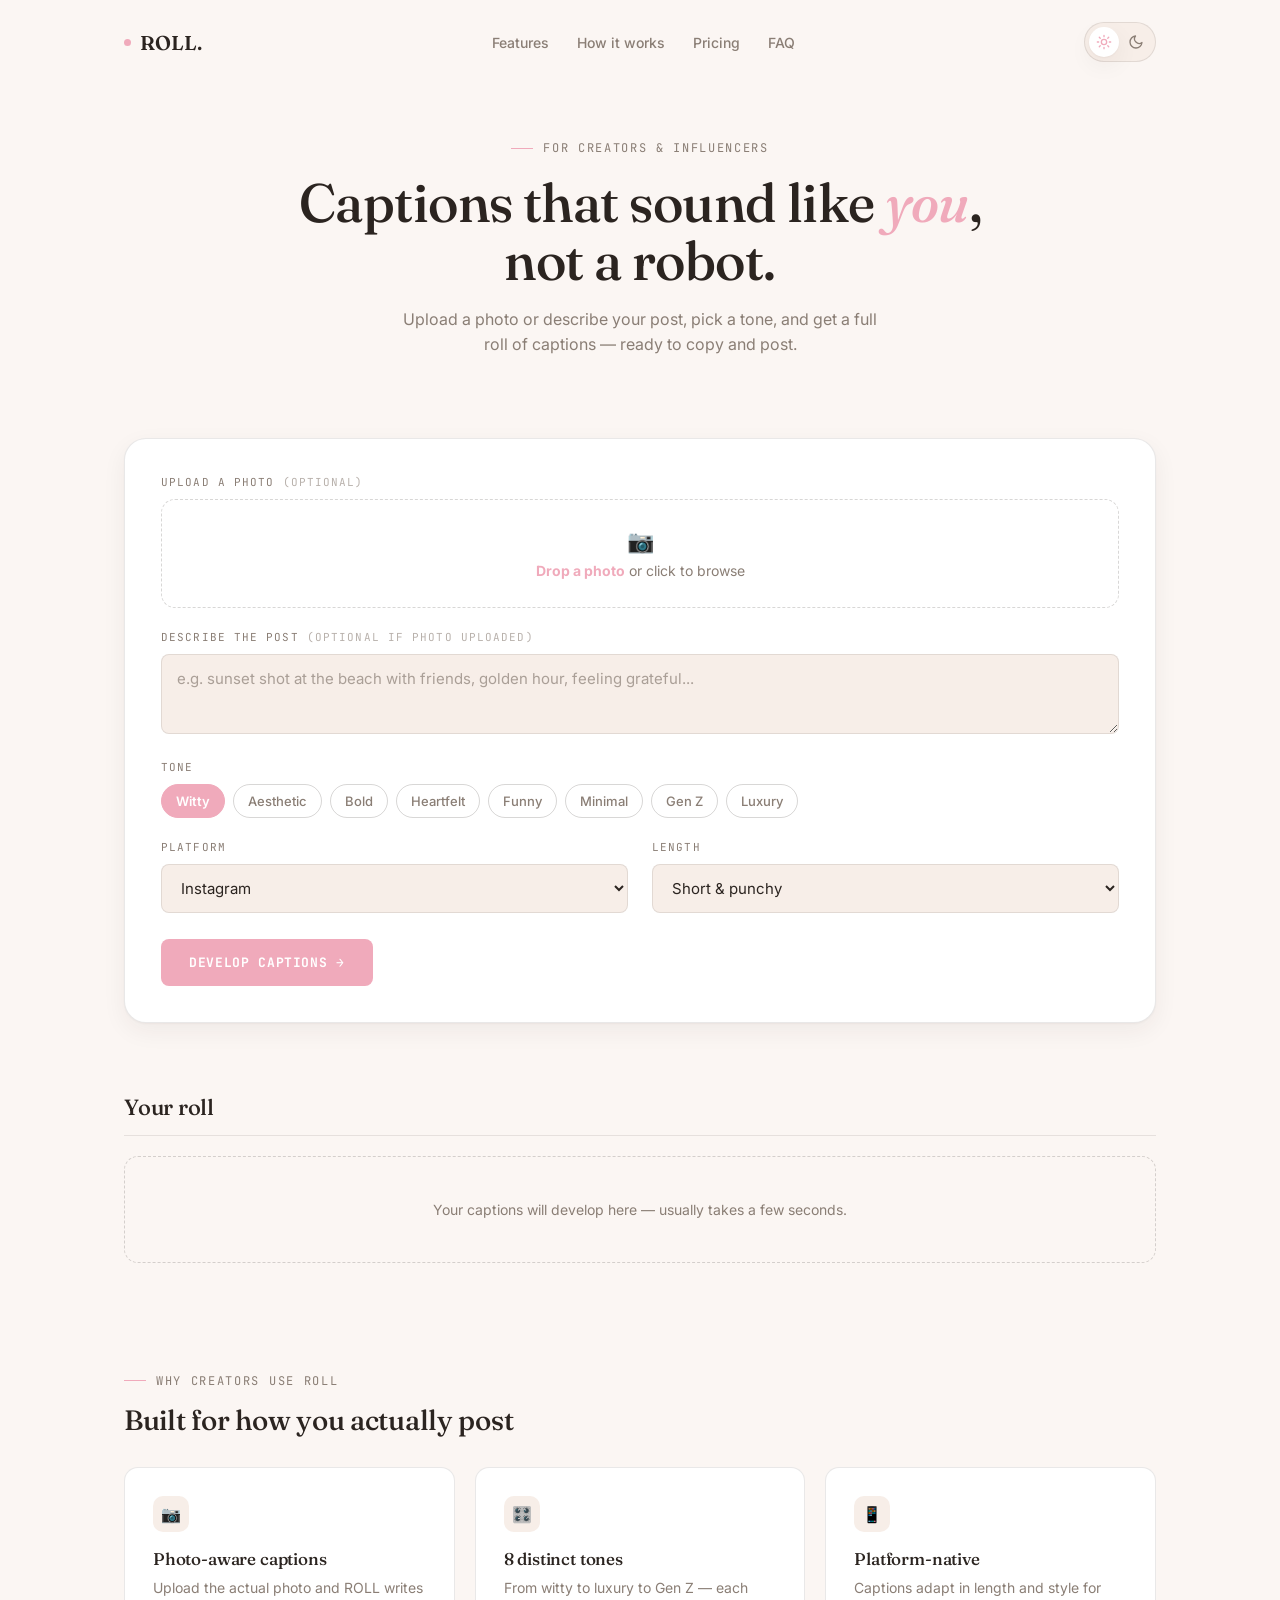
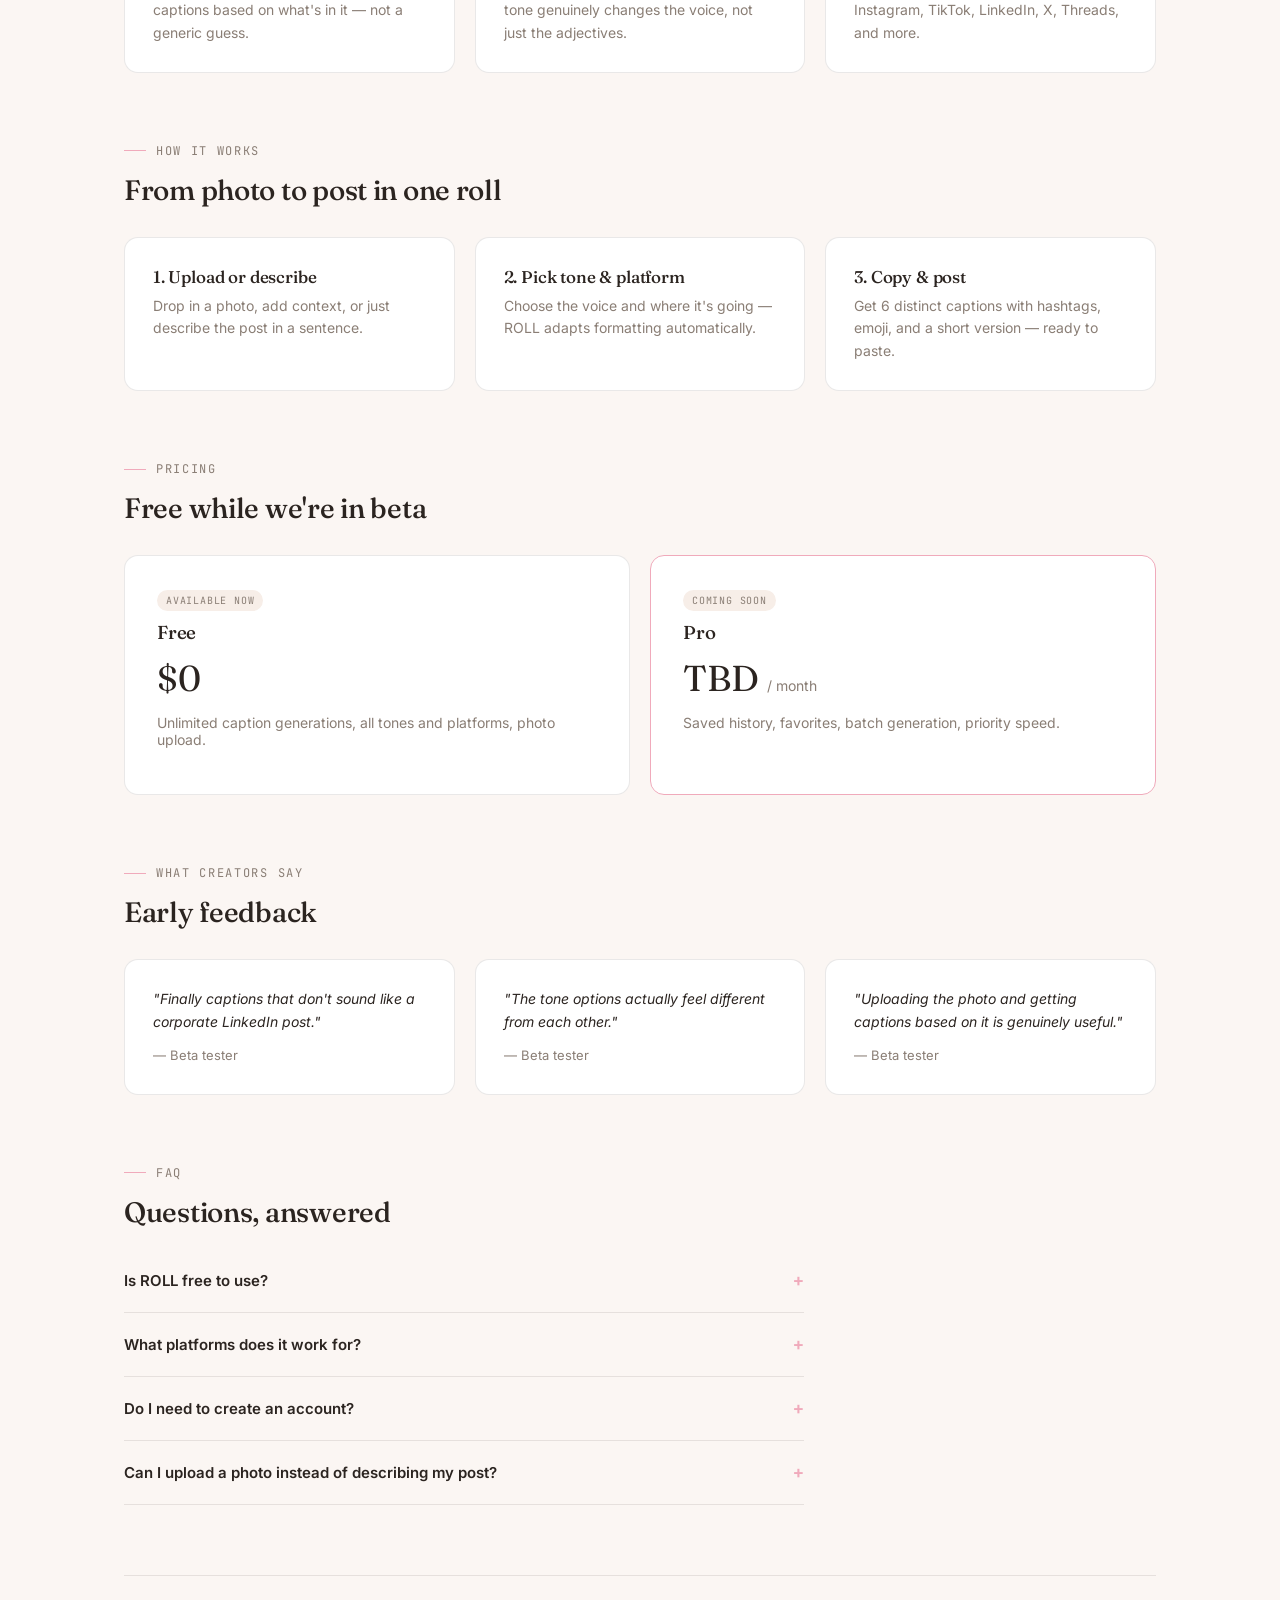
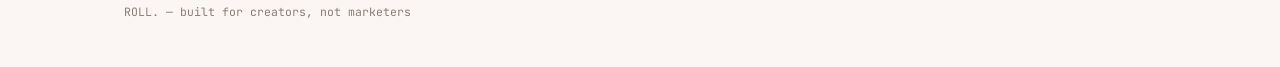
<file: roll/index.html>
<!DOCTYPE html>
<html lang="en">
<head>
<meta charset="UTF-8">
<meta name="viewport" content="width=device-width, initial-scale=1.0">
<title>ROLL — AI Caption Generator for Influencers &amp; Creators</title>
<meta name="description" content="Free AI caption generator built for influencers and content creators. Upload a photo or describe your post, pick a tone, and get 6 ready-to-post captions with hashtags in seconds.">
<meta name="keywords" content="instagram caption generator, ai caption generator, aesthetic captions, caption generator for influencers">
<link rel="canonical" href="https://rollcaptions.com/">

<meta property="og:title" content="ROLL — AI Caption Generator for Influencers">
<meta property="og:description" content="Upload a photo or describe your post, pick a tone, get 6 ready-to-post captions with hashtags. Free, made for creators.">
<meta property="og:type" content="website">
<meta property="og:url" content="https://rollcaptions.com/">
<meta name="twitter:card" content="summary">
<meta name="twitter:title" content="ROLL — AI Caption Generator for Influencers">
<meta name="twitter:description" content="Free AI caption generator for Instagram, TikTok & more. Built for creators.">

<script type="application/ld+json">
{
  "@context": "https://schema.org",
  "@type": "SoftwareApplication",
  "name": "ROLL",
  "applicationCategory": "MultimediaApplication",
  "operatingSystem": "Web",
  "description": "AI caption generator for influencers and content creators.",
  "offers": { "@type": "Offer", "price": "0", "priceCurrency": "USD" }
}
</script>

<link rel="preconnect" href="https://fonts.googleapis.com">
<link href="https://fonts.googleapis.com/css2?family=Fraunces:ital,opsz,wght@0,9..144,300;0,9..144,500;0,9..144,600;1,9..144,500&family=Inter:wght@400;500;600;700&family=JetBrains+Mono:wght@400;500&display=swap" rel="stylesheet">

<link rel="stylesheet" href="styles/globals.css">
<link rel="stylesheet" href="styles/components.css">
<link rel="stylesheet" href="styles/generator.css">
</head>
<body>

<div class="wrap">

  <nav class="navbar">
    <div class="logo"><span class="dot"></span>ROLL.</div>
    <ul class="nav-links">
      <li><a href="#features">Features</a></li>
      <li><a href="#how-it-works">How it works</a></li>
      <li><a href="#pricing">Pricing</a></li>
      <li><a href="#faq">FAQ</a></li>
    </ul>
    <div class="theme-toggle" role="group" aria-label="Theme">
      <button data-theme-btn="developed" class="active" aria-label="Light theme" title="Light">
        <svg width="16" height="16" viewBox="0 0 24 24" fill="none" stroke="currentColor" stroke-width="2" stroke-linecap="round" stroke-linejoin="round"><circle cx="12" cy="12" r="4"></circle><path d="M12 2v2M12 20v2M4.93 4.93l1.41 1.41M17.66 17.66l1.41 1.41M2 12h2M20 12h2M6.34 17.66l-1.41 1.41M19.07 4.93l-1.41 1.41"></path></svg>
      </button>
      <button data-theme-btn="negative" aria-label="Dark theme" title="Dark">
        <svg width="16" height="16" viewBox="0 0 24 24" fill="none" stroke="currentColor" stroke-width="2" stroke-linecap="round" stroke-linejoin="round"><path d="M21 12.79A9 9 0 1 1 11.21 3 7 7 0 0 0 21 12.79z"></path></svg>
      </button>
    </div>
  </nav>

  <header class="hero">
    <div class="eyebrow" style="justify-content:center;">For creators &amp; influencers</div>
    <h1>Captions that sound like <em>you</em>, not a robot.</h1>
    <p class="sub">Upload a photo or describe your post, pick a tone, and get a full roll of captions — ready to copy and post.</p>
  </header>

  <section class="studio card" id="tool">
    <label class="field-label" for="dropzone">Upload a photo <span style="opacity:.6;">(optional)</span></label>
    <div class="dropzone" id="dropzone" tabindex="0">
      <input type="file" id="fileInput" accept="image/*" aria-label="Upload a photo">
      <div class="dz-icon">📷</div>
      <div class="dz-text"><strong>Drop a photo</strong> or click to browse</div>
    </div>
    <div class="preview-wrap" id="previewWrap">
      <img id="previewImg" alt="Uploaded preview">
      <div class="preview-meta" id="previewMeta"></div>
      <button class="preview-remove" id="previewRemove">Remove</button>
    </div>

    <div style="margin-top:22px;">
      <label class="field-label" for="desc">Describe the post <span style="opacity:.6;">(optional if photo uploaded)</span></label>
      <textarea id="desc" placeholder="e.g. sunset shot at the beach with friends, golden hour, feeling grateful..."></textarea>
    </div>

    <div class="row">
      <div class="col">
        <label class="field-label">Tone</label>
        <div class="chips">
          <button class="chip active" data-tone="Witty & playful">Witty</button>
          <button class="chip" data-tone="Aesthetic & poetic">Aesthetic</button>
          <button class="chip" data-tone="Bold & confident">Bold</button>
          <button class="chip" data-tone="Heartfelt & genuine">Heartfelt</button>
          <button class="chip" data-tone="Funny & sarcastic">Funny</button>
          <button class="chip" data-tone="Minimal & clean">Minimal</button>
          <button class="chip" data-tone="Gen Z">Gen Z</button>
          <button class="chip" data-tone="Luxury & elevated">Luxury</button>
        </div>
      </div>
    </div>

    <div class="row">
      <div class="col">
        <label class="field-label" for="platform">Platform</label>
        <select id="platform">
          <option>Instagram</option>
          <option>TikTok</option>
          <option>LinkedIn</option>
          <option>Twitter / X</option>
          <option>Threads</option>
          <option>Facebook</option>
          <option>Pinterest</option>
        </select>
      </div>
      <div class="col">
        <label class="field-label" for="length">Length</label>
        <select id="length">
          <option>Short &amp; punchy</option>
          <option>Medium</option>
          <option>Long &amp; storytelling</option>
        </select>
      </div>
    </div>

    <div class="generate-row">
      <button class="btn btn-primary" id="genBtn">
        <span id="genLabel">Develop captions →</span>
      </button>
      <span class="status" id="status"></span>
    </div>
  </section>

  <section class="results">
    <div class="results-head">
      <h2>Your roll</h2>
      <span class="results-count" id="resultsCount"></span>
    </div>
    <div class="filmstrip" id="filmstrip">
      <div class="empty">Your captions will develop here — usually takes a few seconds.</div>
    </div>
  </section>

  <section id="features" style="padding:20px 0 70px;">
    <div class="eyebrow">Why creators use ROLL</div>
    <h2 style="font-size:28px; margin:14px 0 30px;">Built for how you actually post</h2>
    <div class="feature-grid">
      <div class="feature-card">
        <div class="icon">📷</div>
        <h3>Photo-aware captions</h3>
        <p>Upload the actual photo and ROLL writes captions based on what's in it — not a generic guess.</p>
      </div>
      <div class="feature-card">
        <div class="icon">🎛️</div>
        <h3>8 distinct tones</h3>
        <p>From witty to luxury to Gen Z — each tone genuinely changes the voice, not just the adjectives.</p>
      </div>
      <div class="feature-card">
        <div class="icon">📱</div>
        <h3>Platform-native</h3>
        <p>Captions adapt in length and style for Instagram, TikTok, LinkedIn, X, Threads, and more.</p>
      </div>
    </div>
  </section>

  <section id="how-it-works" style="padding:0 0 70px;">
    <div class="eyebrow">How it works</div>
    <h2 style="font-size:28px; margin:14px 0 30px;">From photo to post in one roll</h2>
    <div class="feature-grid">
      <div class="feature-card">
        <h3>1. Upload or describe</h3>
        <p>Drop in a photo, add context, or just describe the post in a sentence.</p>
      </div>
      <div class="feature-card">
        <h3>2. Pick tone &amp; platform</h3>
        <p>Choose the voice and where it's going — ROLL adapts formatting automatically.</p>
      </div>
      <div class="feature-card">
        <h3>3. Copy &amp; post</h3>
        <p>Get 6 distinct captions with hashtags, emoji, and a short version — ready to paste.</p>
      </div>
    </div>
  </section>

  <section id="pricing" style="padding:0 0 70px;">
    <div class="eyebrow">Pricing</div>
    <h2 style="font-size:28px; margin:14px 0 30px;">Free while we're in beta</h2>
    <div class="pricing-grid">
      <div class="pricing-card">
        <span class="badge-soon">Available now</span>
        <h3>Free</h3>
        <div class="price">$0</div>
        <p style="color:var(--ink-dim); font-size:14px;">Unlimited caption generations, all tones and platforms, photo upload.</p>
      </div>
      <div class="pricing-card featured">
        <span class="badge-soon">Coming soon</span>
        <h3>Pro</h3>
        <div class="price">TBD <span>/ month</span></div>
        <p style="color:var(--ink-dim); font-size:14px;">Saved history, favorites, batch generation, priority speed.</p>
      </div>
    </div>
  </section>

  <section style="padding:0 0 70px;">
    <div class="eyebrow">What creators say</div>
    <h2 style="font-size:28px; margin:14px 0 30px;">Early feedback</h2>
    <div class="feature-grid">
      <div class="feature-card">
        <p style="font-style:italic; color:var(--ink);">"Finally captions that don't sound like a corporate LinkedIn post."</p>
        <p style="margin-top:12px; font-size:13px;">— Beta tester</p>
      </div>
      <div class="feature-card">
        <p style="font-style:italic; color:var(--ink);">"The tone options actually feel different from each other."</p>
        <p style="margin-top:12px; font-size:13px;">— Beta tester</p>
      </div>
      <div class="feature-card">
        <p style="font-style:italic; color:var(--ink);">"Uploading the photo and getting captions based on it is genuinely useful."</p>
        <p style="margin-top:12px; font-size:13px;">— Beta tester</p>
      </div>
    </div>
  </section>

  <section id="faq" style="padding:0 0 70px; max-width:680px;">
    <div class="eyebrow">FAQ</div>
    <h2 style="font-size:28px; margin:14px 0 20px;">Questions, answered</h2>

    <details class="faq-item">
      <summary>Is ROLL free to use?</summary>
      <p>Yes. ROLL is free with no signup fees and no watermarks on your captions.</p>
    </details>
    <details class="faq-item">
      <summary>What platforms does it work for?</summary>
      <p>Instagram, TikTok, LinkedIn, Twitter/X, Threads, Facebook, and Pinterest — captions adjust in length and style to match each one.</p>
    </details>
    <details class="faq-item">
      <summary>Do I need to create an account?</summary>
      <p>No — just open the tool and start generating. No sign-in, no login popup.</p>
    </details>
    <details class="faq-item">
      <summary>Can I upload a photo instead of describing my post?</summary>
      <p>Yes — drop a photo into the upload area and ROLL will base the captions on what's actually in the image.</p>
    </details>
  </section>

  <footer style="border-top:1px solid var(--line); padding:28px 0 48px; font-family:'JetBrains Mono',monospace; font-size:11.5px; color:var(--ink-dim);">
    ROLL. — built for creators, not marketers
  </footer>

</div>

<script src="js/theme.js"></script>
<script src="js/aiService.js"></script>
<script src="js/upload.js"></script>
<script src="js/ui.js"></script>
<script src="js/generator.js"></script>
<script src="js/app.js"></script>

</body>
</html>
</file>
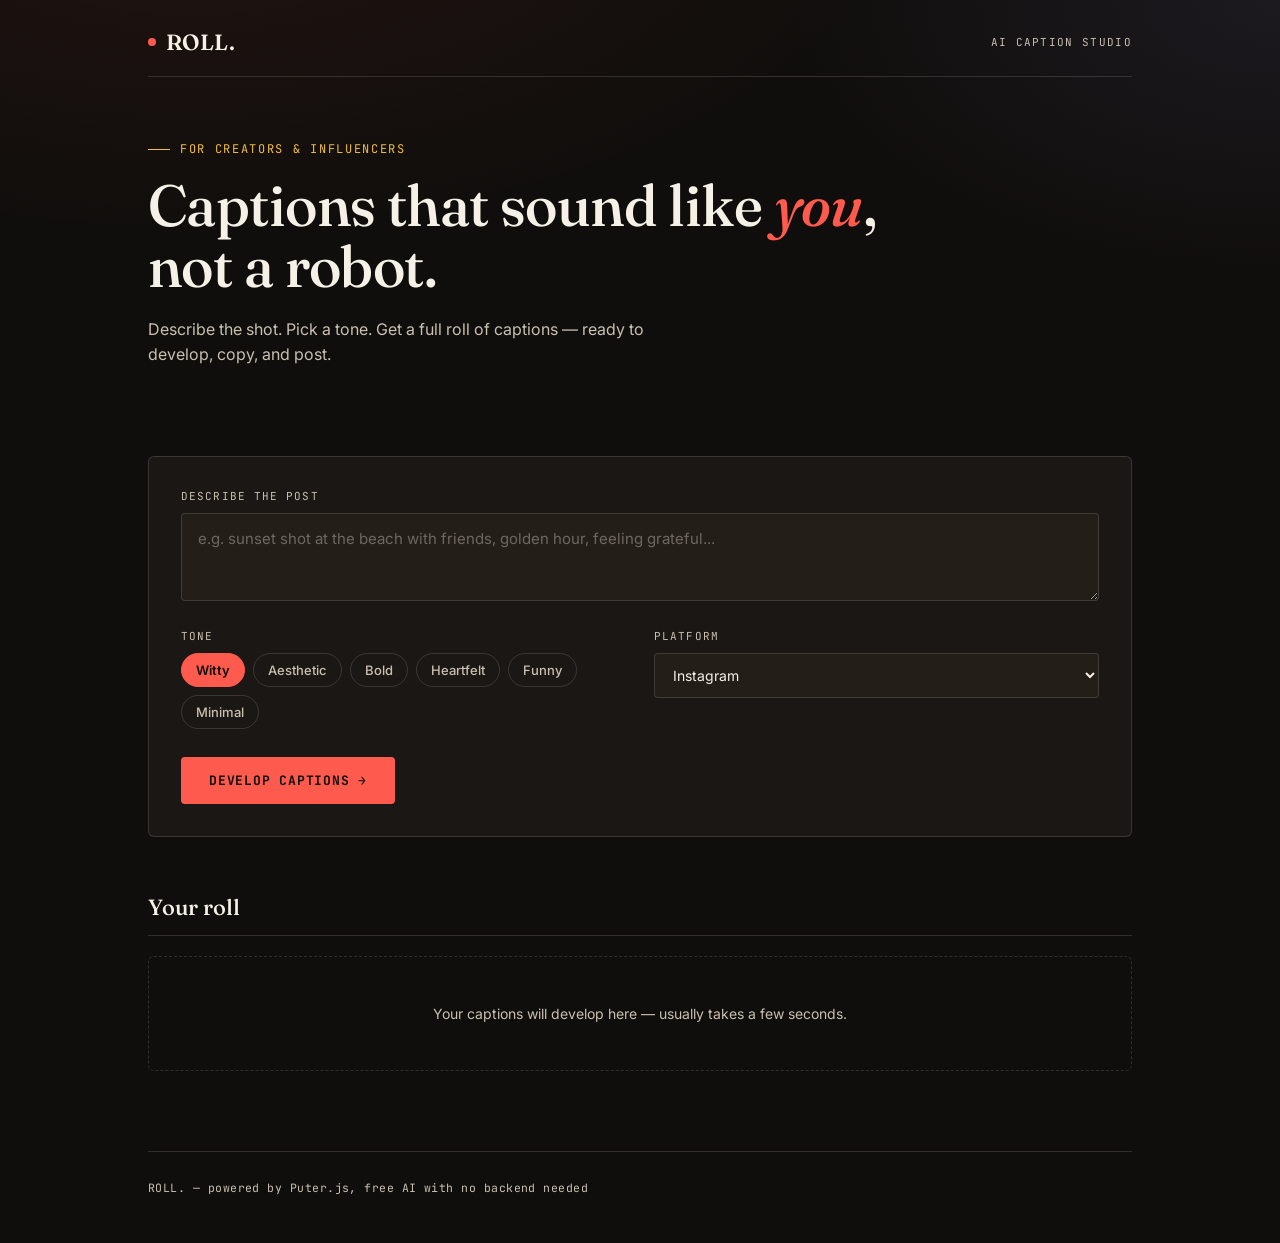
<file: index (1).html>
<!DOCTYPE html>
<html lang="en">
<head>
<meta charset="UTF-8">
<meta name="viewport" content="width=device-width, initial-scale=1.0">
<title>ROLL — Captions that sound like you</title>
<link rel="preconnect" href="https://fonts.googleapis.com">
<link href="https://fonts.googleapis.com/css2?family=Fraunces:ital,opsz,wght@0,9..144,300;0,9..144,500;0,9..144,600;1,9..144,500&family=Inter:wght@400;500;600;700&family=JetBrains+Mono:wght@400;500&display=swap" rel="stylesheet">
<script src="https://js.puter.com/v2/"></script>
<style>
  :root{
    --ink:#100E0C;
    --panel:#1B1714;
    --panel-2:#241E19;
    --ivory:#F6F1E6;
    --ivory-dim:#C9C0B0;
    --coral:#FF5A4E;
    --gold:#F0BD3E;
    --violet:#8A7FCB;
    --line: rgba(246,241,230,0.14);
    --radius: 3px;
  }
  *{box-sizing:border-box;}
  html,body{margin:0;padding:0;}
  body{
    background:
      radial-gradient(1200px 600px at 15% -10%, rgba(255,90,78,0.08), transparent 60%),
      radial-gradient(900px 500px at 100% 0%, rgba(138,127,203,0.10), transparent 55%),
      var(--ink);
    color:var(--ivory);
    font-family:'Inter',sans-serif;
    min-height:100vh;
    -webkit-font-smoothing:antialiased;
  }
  ::selection{background:var(--coral);color:var(--ink);}

  .wrap{max-width:1040px;margin:0 auto;padding:0 28px;}

  /* ---------- HEADER ---------- */
  header{
    display:flex;align-items:center;justify-content:space-between;
    padding:28px 0 20px;
    border-bottom:1px solid var(--line);
  }
  .logo{
    font-family:'Fraunces',serif;
    font-weight:600;
    font-size:22px;
    letter-spacing:0.02em;
    display:flex;align-items:center;gap:10px;
  }
  .logo .dot{width:8px;height:8px;border-radius:50%;background:var(--coral);display:inline-block;}
  .tag{
    font-family:'JetBrains Mono',monospace;
    font-size:11px;
    letter-spacing:0.12em;
    text-transform:uppercase;
    color:var(--ivory-dim);
  }

  /* ---------- HERO ---------- */
  .hero{padding:64px 0 44px;}
  .eyebrow{
    font-family:'JetBrains Mono',monospace;
    font-size:12px;
    letter-spacing:0.14em;
    text-transform:uppercase;
    color:var(--gold);
    margin-bottom:18px;
    display:flex;align-items:center;gap:10px;
  }
  .eyebrow::before{content:"";width:22px;height:1px;background:var(--gold);display:inline-block;}
  h1{
    font-family:'Fraunces',serif;
    font-weight:500;
    font-size:clamp(34px,5.4vw,58px);
    line-height:1.05;
    letter-spacing:-0.01em;
    margin:0 0 20px;
    max-width:780px;
  }
  h1 em{
    font-style:italic;
    font-weight:500;
    color:var(--coral);
  }
  .sub{
    font-size:16px;
    line-height:1.6;
    color:var(--ivory-dim);
    max-width:520px;
    margin:0 0 0;
  }

  /* ---------- FORM ---------- */
  .studio{
    background:var(--panel);
    border:1px solid var(--line);
    border-radius:6px;
    padding:32px;
    margin:44px 0 56px;
  }
  .field-label{
    font-family:'JetBrains Mono',monospace;
    font-size:11px;
    letter-spacing:0.1em;
    text-transform:uppercase;
    color:var(--ivory-dim);
    margin-bottom:10px;
    display:block;
  }
  textarea{
    width:100%;
    background:var(--panel-2);
    border:1px solid var(--line);
    border-radius:4px;
    color:var(--ivory);
    font-family:'Inter',sans-serif;
    font-size:15px;
    line-height:1.5;
    padding:14px 16px;
    resize:vertical;
    min-height:88px;
  }
  textarea:focus{outline:2px solid var(--coral);outline-offset:1px;}
  textarea::placeholder{color:rgba(246,241,230,0.35);}

  .row{display:flex;gap:28px;flex-wrap:wrap;margin-top:24px;}
  .col{flex:1;min-width:220px;}

  .chips{display:flex;flex-wrap:wrap;gap:8px;}
  .chip{
    font-family:'Inter',sans-serif;
    font-size:13px;
    font-weight:500;
    padding:8px 14px;
    border-radius:99px;
    border:1px solid var(--line);
    background:transparent;
    color:var(--ivory-dim);
    cursor:pointer;
    transition:all .15s ease;
  }
  .chip:hover{border-color:var(--ivory-dim);}
  .chip.active{
    background:var(--coral);
    border-color:var(--coral);
    color:var(--ink);
    font-weight:600;
  }

  select{
    width:100%;
    background:var(--panel-2);
    border:1px solid var(--line);
    border-radius:4px;
    color:var(--ivory);
    font-family:'Inter',sans-serif;
    font-size:14px;
    padding:12px 14px;
    cursor:pointer;
  }

  .generate-row{
    display:flex;align-items:center;gap:16px;
    margin-top:28px;
  }
  button.generate{
    font-family:'JetBrains Mono',monospace;
    font-size:13px;
    letter-spacing:0.06em;
    text-transform:uppercase;
    background:var(--coral);
    color:var(--ink);
    border:none;
    border-radius:4px;
    padding:15px 28px;
    font-weight:700;
    cursor:pointer;
    transition:transform .12s ease, box-shadow .12s ease;
    display:flex;align-items:center;gap:10px;
  }
  button.generate:hover{transform:translateY(-1px);box-shadow:0 6px 20px rgba(255,90,78,0.28);}
  button.generate:disabled{opacity:0.5;cursor:not-allowed;transform:none;box-shadow:none;}
  .status{
    font-family:'JetBrains Mono',monospace;
    font-size:12px;
    color:var(--ivory-dim);
  }
  .status.err{color:var(--coral);}

  /* ---------- FILMSTRIP RESULTS ---------- */
  .results{margin-bottom:80px;}
  .results-head{
    display:flex;align-items:baseline;justify-content:space-between;
    margin-bottom:20px;
    padding-bottom:14px;
    border-bottom:1px solid var(--line);
  }
  .results-head h2{
    font-family:'Fraunces',serif;
    font-weight:500;
    font-size:22px;
    margin:0;
  }
  .results-count{
    font-family:'JetBrains Mono',monospace;
    font-size:12px;
    color:var(--ivory-dim);
  }

  .filmstrip{
    display:flex;
    flex-direction:column;
    gap:14px;
  }
  .frame{
    position:relative;
    background:var(--panel);
    border:1px solid var(--line);
    border-radius:4px;
    padding:22px 24px 20px;
    display:flex;
    gap:20px;
    align-items:flex-start;
  }
  .frame::before, .frame::after{
    content:"";
    position:absolute;
    left:0;right:0;
    height:8px;
    background-image: radial-gradient(circle, var(--ink) 2.5px, transparent 2.6px);
    background-size: 18px 8px;
    background-repeat: repeat-x;
    background-position: 6px center;
    opacity:0.9;
  }
  .frame::before{top:-1px;}
  .frame::after{bottom:-1px;}

  .frame-num{
    font-family:'JetBrains Mono',monospace;
    font-size:12px;
    color:var(--gold);
    min-width:28px;
    padding-top:2px;
  }
  .frame-body{flex:1;}
  .caption-text{
    font-size:16px;
    line-height:1.55;
    color:var(--ivory);
    margin:0 0 12px;
    white-space:pre-wrap;
  }
  .frame-foot{
    display:flex;align-items:center;justify-content:space-between;
    gap:12px;flex-wrap:wrap;
  }
  .hashtags{
    font-family:'JetBrains Mono',monospace;
    font-size:12.5px;
    color:var(--violet);
    line-height:1.5;
  }
  button.copy{
    font-family:'Inter',sans-serif;
    font-size:12.5px;
    font-weight:600;
    background:transparent;
    color:var(--ivory-dim);
    border:1px solid var(--line);
    border-radius:99px;
    padding:7px 14px;
    cursor:pointer;
    white-space:nowrap;
    transition:all .15s ease;
  }
  button.copy:hover{border-color:var(--coral);color:var(--coral);}
  button.copy.copied{border-color:var(--gold);color:var(--gold);}

  .empty{
    padding:48px 24px;
    text-align:center;
    color:var(--ivory-dim);
    font-size:14px;
    border:1px dashed var(--line);
    border-radius:6px;
  }

  footer{
    border-top:1px solid var(--line);
    padding:28px 0 48px;
    font-family:'JetBrains Mono',monospace;
    font-size:11.5px;
    color:var(--ivory-dim);
    letter-spacing:0.04em;
  }

  @media (max-width:640px){
    .studio{padding:22px;}
    .row{gap:18px;}
    .frame{flex-direction:column;}
  }

  @media (prefers-reduced-motion: reduce){
    *{transition:none !important;}
  }
</style>
</head>
<body>

<div class="wrap">
  <header>
    <div class="logo"><span class="dot"></span>ROLL.</div>
    <div class="tag">AI Caption Studio</div>
  </header>

  <section class="hero">
    <div class="eyebrow">For creators &amp; influencers</div>
    <h1>Captions that sound like <em>you</em>, not a robot.</h1>
    <p class="sub">Describe the shot. Pick a tone. Get a full roll of captions — ready to develop, copy, and post.</p>
  </section>

  <section class="studio">
    <label class="field-label" for="desc">Describe the post</label>
    <textarea id="desc" placeholder="e.g. sunset shot at the beach with friends, golden hour, feeling grateful..."></textarea>

    <div class="row">
      <div class="col">
        <label class="field-label">Tone</label>
        <div class="chips" id="toneChips">
          <button class="chip active" data-tone="Witty & playful">Witty</button>
          <button class="chip" data-tone="Aesthetic & poetic">Aesthetic</button>
          <button class="chip" data-tone="Bold & confident">Bold</button>
          <button class="chip" data-tone="Heartfelt & genuine">Heartfelt</button>
          <button class="chip" data-tone="Funny & sarcastic">Funny</button>
          <button class="chip" data-tone="Minimal & clean">Minimal</button>
        </div>
      </div>
      <div class="col">
        <label class="field-label" for="platform">Platform</label>
        <select id="platform">
          <option>Instagram</option>
          <option>TikTok</option>
          <option>LinkedIn</option>
          <option>Twitter / X</option>
          <option>Threads</option>
        </select>
      </div>
    </div>

    <div class="generate-row">
      <button class="generate" id="genBtn">
        <span id="genLabel">Develop captions →</span>
      </button>
      <span class="status" id="status"></span>
    </div>
  </section>

  <section class="results">
    <div class="results-head">
      <h2>Your roll</h2>
      <span class="results-count" id="resultsCount"></span>
    </div>
    <div class="filmstrip" id="filmstrip">
      <div class="empty">Your captions will develop here — usually takes a few seconds.</div>
    </div>
  </section>

  <footer>
    ROLL. — powered by Puter.js, free AI with no backend needed
  </footer>
</div>

<script>
  let activeTone = "Witty & playful";

  document.querySelectorAll('.chip').forEach(chip=>{
    chip.addEventListener('click', ()=>{
      document.querySelectorAll('.chip').forEach(c=>c.classList.remove('active'));
      chip.classList.add('active');
      activeTone = chip.dataset.tone;
    });
  });

  const genBtn = document.getElementById('genBtn');
  const genLabel = document.getElementById('genLabel');
  const statusEl = document.getElementById('status');
  const filmstrip = document.getElementById('filmstrip');
  const resultsCount = document.getElementById('resultsCount');

  async function generateCaptions(){
    const desc = document.getElementById('desc').value.trim();
    const platform = document.getElementById('platform').value;

    if(!desc){
      statusEl.textContent = "Describe your post first ↑";
      statusEl.classList.add('err');
      return;
    }
    statusEl.classList.remove('err');

    genBtn.disabled = true;
    genLabel.textContent = "Developing...";
    statusEl.textContent = "";

    const prompt = `You are a social media caption writer for influencers. Generate 6 different captions for a ${platform} post.

Post description: "${desc}"
Tone: ${activeTone}

Rules:
- Each caption should be genuinely different in angle/style, not just reworded
- Keep captions native to ${platform} (short and punchy for TikTok/Twitter, can be longer for Instagram/LinkedIn)
- After each caption, add a short line of 5 relevant hashtags
- Do NOT use generic filler like "check out this amazing photo"
- Respond ONLY with valid JSON, no markdown, no backticks, in this exact format:
[{"caption": "...", "hashtags": "#tag1 #tag2 #tag3 #tag4 #tag5"}, ...]`;

    try{
      // Puter.js: free, no API key, no backend needed.
      // First-time visitors will see a quick "sign in with Puter" popup.
      const response = await puter.ai.chat(prompt, { model: "claude-sonnet-4-6" });

      const text = typeof response === "string" ? response : response.message.content[0].text;
      const clean = text.replace(/```json|```/g, "").trim();
      const captions = JSON.parse(clean);

      renderFrames(captions);
      statusEl.textContent = `Developed ${captions.length} captions`;
    } catch(err){
      console.error(err);
      statusEl.textContent = "Something went wrong — try again";
      statusEl.classList.add('err');
    } finally {
      genBtn.disabled = false;
      genLabel.textContent = "Develop captions →";
    }
  }

  function renderFrames(captions){
    filmstrip.innerHTML = "";
    resultsCount.textContent = captions.length + " frames";

    captions.forEach((item, i)=>{
      const frame = document.createElement('div');
      frame.className = 'frame';
      frame.innerHTML = `
        <div class="frame-num">${String(i+1).padStart(2,'0')}</div>
        <div class="frame-body">
          <p class="caption-text"></p>
          <div class="frame-foot">
            <span class="hashtags"></span>
            <button class="copy">Copy</button>
          </div>
        </div>
      `;
      frame.querySelector('.caption-text').textContent = item.caption;
      frame.querySelector('.hashtags').textContent = item.hashtags || "";

      const copyBtn = frame.querySelector('.copy');
      copyBtn.addEventListener('click', ()=>{
        const full = item.caption + (item.hashtags ? "\n\n" + item.hashtags : "");
        navigator.clipboard.writeText(full);
        copyBtn.textContent = "Copied ✓";
        copyBtn.classList.add('copied');
        setTimeout(()=>{ copyBtn.textContent = "Copy"; copyBtn.classList.remove('copied'); }, 1800);
      });

      filmstrip.appendChild(frame);
    });
  }

  genBtn.addEventListener('click', generateCaptions);
  document.getElementById('desc').addEventListener('keydown', (e)=>{
    if(e.key === 'Enter' && e.metaKey) generateCaptions();
  });
</script>

</body>
</html>
</file>
<file: roll/styles/globals.css>
/* ==========================================================================
   ROLL — Global tokens
   Two themes, one metaphor: "Developed" (pastel, default) = finished prints.
   "Negative" (dark) = unprocessed film. Toggled via [data-theme] on <html>.
   ========================================================================== */

:root {
  /* -- Developed (pastel, default) -- */
  --bg: #FBF6F3;
  --surface: #FFFFFF;
  --surface-2: #F7EEE8;
  --ink: #2B2420;
  --ink-dim: #8A7E75;
  --accent: #F0AABB;        /* pastel pink   */
  --accent-2: #C4B7E8;      /* pastel lavender */
  --accent-3: #F0C79C;      /* muted peach   */
  --line: rgba(43, 36, 32, 0.10);
  --line-strong: rgba(43, 36, 32, 0.18);
  --shadow: 0 1px 2px rgba(43,36,32,0.04), 0 8px 24px rgba(43,36,32,0.06);
  --radius-sm: 8px;
  --radius-md: 14px;
  --radius-lg: 22px;
}

[data-theme="negative"] {
  --bg: #120F0D;
  --surface: #1C1815;
  --surface-2: #251F1A;
  --ink: #F5EFE4;
  --ink-dim: #B7AB9C;
  --accent: #FF6B5E;        /* coral flash */
  --accent-2: #9A8FDB;      /* violet      */
  --accent-3: #F0BD3E;      /* gold        */
  --line: rgba(245, 239, 228, 0.12);
  --line-strong: rgba(245, 239, 228, 0.22);
  --shadow: 0 1px 2px rgba(0,0,0,0.3), 0 12px 32px rgba(0,0,0,0.35);
}

*, *::before, *::after { box-sizing: border-box; }

html {
  scroll-behavior: smooth;
}

body {
  margin: 0;
  background: var(--bg);
  color: var(--ink);
  font-family: 'Inter', -apple-system, sans-serif;
  -webkit-font-smoothing: antialiased;
  transition: background-color .35s ease, color .35s ease;
}

::selection { background: var(--accent); color: var(--surface); }

img { max-width: 100%; display: block; }
button { font-family: inherit; }
a { color: inherit; }

.wrap {
  max-width: 1080px;
  margin: 0 auto;
  padding: 0 24px;
}

/* Type scale */
h1, h2, h3 {
  font-family: 'Fraunces', serif;
  font-weight: 500;
  letter-spacing: -0.01em;
  margin: 0;
}
h1 em, h2 em { font-style: italic; color: var(--accent); }

.eyebrow {
  font-family: 'JetBrains Mono', monospace;
  font-size: 12px;
  letter-spacing: 0.14em;
  text-transform: uppercase;
  color: var(--ink-dim);
  display: flex;
  align-items: center;
  gap: 10px;
}
.eyebrow::before {
  content: "";
  width: 22px;
  height: 1px;
  background: var(--accent);
}

/* Focus visibility — accessibility floor */
:focus-visible {
  outline: 2px solid var(--accent);
  outline-offset: 2px;
}

@media (prefers-reduced-motion: reduce) {
  *, *::before, *::after {
    animation-duration: 0.01ms !important;
    animation-iteration-count: 1 !important;
    transition-duration: 0.01ms !important;
    scroll-behavior: auto !important;
  }
}
</file>
<file: roll/styles/components.css>
/* ==========================================================================
   ROLL — Components
   ========================================================================== */

/* -- Navbar -- */
.navbar {
  display: flex;
  align-items: center;
  justify-content: space-between;
  padding: 22px 0;
}
.logo {
  font-family: 'Fraunces', serif;
  font-weight: 600;
  font-size: 20px;
  display: flex;
  align-items: center;
  gap: 9px;
}
.logo .dot {
  width: 7px; height: 7px;
  border-radius: 50%;
  background: var(--accent);
}
.nav-links {
  display: flex;
  gap: 28px;
  font-size: 14px;
  font-weight: 500;
  list-style: none;
  margin: 0; padding: 0;
}
.nav-links a { text-decoration: none; color: var(--ink-dim); transition: color .2s; }
.nav-links a:hover { color: var(--ink); }

/* -- Theme toggle -- */
.theme-toggle {
  display: flex;
  align-items: center;
  gap: 2px;
  background: var(--surface-2);
  border: 1px solid var(--line);
  border-radius: 999px;
  padding: 4px;
}
.theme-toggle button {
  border: none;
  background: transparent;
  width: 30px;
  height: 30px;
  display: flex;
  align-items: center;
  justify-content: center;
  border-radius: 50%;
  cursor: pointer;
  color: var(--ink-dim);
  transition: all .2s ease;
}
.theme-toggle button.active {
  background: var(--surface);
  color: var(--accent);
  box-shadow: var(--shadow);
}

/* -- Buttons -- */
.btn {
  font-family: 'JetBrains Mono', monospace;
  font-size: 13px;
  letter-spacing: 0.05em;
  text-transform: uppercase;
  border: none;
  border-radius: var(--radius-sm);
  padding: 15px 28px;
  font-weight: 700;
  cursor: pointer;
  display: inline-flex;
  align-items: center;
  gap: 10px;
  transition: transform .15s ease, box-shadow .15s ease, opacity .15s ease;
}
.btn-primary {
  background: var(--accent);
  color: var(--surface);
}
.btn-primary:hover { transform: translateY(-1px); box-shadow: var(--shadow); }
.btn-primary:disabled { opacity: 0.5; cursor: not-allowed; transform: none; box-shadow: none; }
.btn-ghost {
  background: transparent;
  border: 1px solid var(--line-strong);
  color: var(--ink);
}
.btn-ghost:hover { border-color: var(--accent); color: var(--accent); }

/* -- Chips (tone selector) -- */
.chip {
  font-family: 'Inter', sans-serif;
  font-size: 13px;
  font-weight: 500;
  padding: 8px 14px;
  border-radius: 999px;
  border: 1px solid var(--line-strong);
  background: transparent;
  color: var(--ink-dim);
  cursor: pointer;
  transition: all .15s ease;
}
.chip:hover { border-color: var(--ink-dim); }
.chip.active {
  background: var(--accent);
  border-color: var(--accent);
  color: var(--surface);
  font-weight: 600;
}

/* -- Cards / panels -- */
.card {
  background: var(--surface);
  border: 1px solid var(--line);
  border-radius: var(--radius-lg);
  box-shadow: var(--shadow);
}

/* -- Feature grid -- */
.feature-grid {
  display: grid;
  grid-template-columns: repeat(3, 1fr);
  gap: 20px;
}
.feature-card {
  padding: 28px;
  background: var(--surface);
  border: 1px solid var(--line);
  border-radius: var(--radius-md);
}
.feature-card .icon {
  width: 36px; height: 36px;
  border-radius: 10px;
  background: var(--surface-2);
  display: flex; align-items: center; justify-content: center;
  margin-bottom: 16px;
  font-size: 16px;
}
.feature-card h3 { font-size: 17px; margin-bottom: 8px; }
.feature-card p { font-size: 14px; color: var(--ink-dim); line-height: 1.6; margin: 0; }

/* -- FAQ -- */
.faq-item {
  border-bottom: 1px solid var(--line);
  padding: 20px 0;
}
.faq-item summary {
  cursor: pointer;
  font-weight: 600;
  font-size: 15px;
  list-style: none;
  display: flex;
  justify-content: space-between;
  align-items: center;
}
.faq-item summary::-webkit-details-marker { display: none; }
.faq-item summary::after {
  content: "+";
  font-family: 'JetBrains Mono', monospace;
  color: var(--accent);
  font-size: 18px;
  transition: transform .2s ease;
}
.faq-item[open] summary::after { transform: rotate(45deg); }
.faq-item p {
  color: var(--ink-dim);
  font-size: 14.5px;
  line-height: 1.7;
  margin: 12px 0 0;
}

/* -- Pricing (placeholder) -- */
.pricing-grid {
  display: grid;
  grid-template-columns: repeat(2, 1fr);
  gap: 20px;
}
.pricing-card {
  padding: 32px;
  border-radius: var(--radius-md);
  border: 1px solid var(--line);
  background: var(--surface);
}
.pricing-card.featured {
  border-color: var(--accent);
  position: relative;
}
.pricing-card .price {
  font-family: 'Fraunces', serif;
  font-size: 36px;
  margin: 12px 0;
}
.pricing-card .price span { font-size: 14px; color: var(--ink-dim); font-family: 'Inter', sans-serif; }
.badge-soon {
  font-family: 'JetBrains Mono', monospace;
  font-size: 10px;
  letter-spacing: 0.08em;
  text-transform: uppercase;
  background: var(--surface-2);
  color: var(--ink-dim);
  padding: 4px 9px;
  border-radius: 999px;
  display: inline-block;
  margin-bottom: 10px;
}

@media (max-width: 760px) {
  .feature-grid, .pricing-grid { grid-template-columns: 1fr; }
  .nav-links { display: none; }
}
</file>
<file: roll/styles/generator.css>
/* ==========================================================================
   ROLL — Generator (the core tool)
   ========================================================================== */

.hero {
  padding: 56px 0 40px;
  text-align: center;
}
.hero h1 {
  font-size: clamp(32px, 5vw, 54px);
  line-height: 1.08;
  max-width: 720px;
  margin: 18px auto 16px;
}
.hero .sub {
  font-size: 16px;
  color: var(--ink-dim);
  max-width: 480px;
  margin: 0 auto;
  line-height: 1.6;
}

/* -- Studio (the form) -- */
.studio {
  padding: 36px;
  margin: 40px 0 70px;
}
.field-label {
  font-family: 'JetBrains Mono', monospace;
  font-size: 11px;
  letter-spacing: 0.1em;
  text-transform: uppercase;
  color: var(--ink-dim);
  margin-bottom: 10px;
  display: block;
}

/* -- Upload dropzone -- */
.dropzone {
  border: 1.5px dashed var(--line-strong);
  border-radius: var(--radius-md);
  padding: 28px;
  text-align: center;
  cursor: pointer;
  transition: border-color .2s ease, background-color .2s ease;
  position: relative;
}
.dropzone:hover, .dropzone.dragover {
  border-color: var(--accent);
  background: var(--surface-2);
}
.dropzone input[type="file"] {
  position: absolute; inset: 0; opacity: 0; cursor: pointer;
}
.dropzone .dz-icon {
  font-size: 22px; margin-bottom: 8px;
}
.dropzone .dz-text {
  font-size: 14px; color: var(--ink-dim);
}
.dropzone .dz-text strong { color: var(--accent); }

.preview-wrap {
  display: none;
  align-items: center;
  gap: 16px;
  border: 1px solid var(--line);
  border-radius: var(--radius-md);
  padding: 12px;
}
.preview-wrap.active { display: flex; }
.preview-wrap img {
  width: 64px; height: 64px;
  object-fit: cover;
  border-radius: 8px;
}
.preview-meta { flex: 1; font-size: 13px; color: var(--ink-dim); }
.preview-remove {
  background: none; border: none; cursor: pointer;
  color: var(--ink-dim); font-size: 13px;
  text-decoration: underline;
}

textarea, select {
  width: 100%;
  background: var(--surface-2);
  border: 1px solid var(--line);
  border-radius: var(--radius-sm);
  color: var(--ink);
  font-family: 'Inter', sans-serif;
  font-size: 15px;
  padding: 13px 15px;
}
textarea { resize: vertical; min-height: 80px; line-height: 1.5; }
textarea::placeholder { color: var(--ink-dim); opacity: .7; }
textarea:focus, select:focus { outline: 2px solid var(--accent); outline-offset: 1px; }

.row { display: flex; gap: 24px; flex-wrap: wrap; margin-top: 22px; }
.col { flex: 1; min-width: 220px; }
.chips { display: flex; flex-wrap: wrap; gap: 8px; }

.generate-row {
  display: flex; align-items: center; gap: 16px;
  margin-top: 26px; flex-wrap: wrap;
}
.status {
  font-family: 'JetBrains Mono', monospace;
  font-size: 12px;
  color: var(--ink-dim);
}
.status.err { color: var(--accent); }

/* -- Results -- */
.results { margin-bottom: 90px; }
.results-head {
  display: flex; align-items: baseline; justify-content: space-between;
  margin-bottom: 20px; padding-bottom: 14px;
  border-bottom: 1px solid var(--line);
}
.results-head h2 { font-size: 22px; }
.results-count { font-family: 'JetBrains Mono', monospace; font-size: 12px; color: var(--ink-dim); }

.filmstrip { display: flex; flex-direction: column; gap: 14px; }

/* Signature element: "frame" — sprocket holes in Negative theme (unprocessed film),
   soft print border in Developed theme (finished photo). Same DOM, different finish. */
.frame {
  position: relative;
  background: var(--surface);
  border: 1px solid var(--line);
  border-radius: var(--radius-md);
  padding: 24px 26px 22px;
  display: flex;
  gap: 20px;
  align-items: flex-start;
  box-shadow: var(--shadow);
  opacity: 0;
  transform: translateY(8px);
  animation: frame-in .4s ease forwards;
}
@keyframes frame-in {
  to { opacity: 1; transform: translateY(0); }
}

[data-theme="negative"] .frame::before,
[data-theme="negative"] .frame::after {
  content: "";
  position: absolute; left: 0; right: 0; height: 8px;
  background-image: radial-gradient(circle, var(--bg) 2.5px, transparent 2.6px);
  background-size: 18px 8px;
  background-repeat: repeat-x;
  background-position: 6px center;
}
[data-theme="negative"] .frame::before { top: -1px; }
[data-theme="negative"] .frame::after { bottom: -1px; }

.frame-num {
  font-family: 'JetBrains Mono', monospace;
  font-size: 12px;
  color: var(--accent-3);
  min-width: 26px;
  padding-top: 2px;
}
.frame-body { flex: 1; }
.caption-text {
  font-size: 16px; line-height: 1.55; color: var(--ink);
  margin: 0 0 12px; white-space: pre-wrap;
}
.frame-foot {
  display: flex; align-items: center; justify-content: space-between;
  gap: 12px; flex-wrap: wrap;
}
.frame-meta {
  display: flex; gap: 14px; align-items: center; flex-wrap: wrap;
}
.hashtags {
  font-family: 'JetBrains Mono', monospace;
  font-size: 12.5px; color: var(--accent-2); line-height: 1.5;
}
.char-count {
  font-family: 'JetBrains Mono', monospace;
  font-size: 11px; color: var(--ink-dim);
}
.frame-actions { display: flex; gap: 8px; }
.icon-btn {
  font-family: 'Inter', sans-serif; font-size: 12.5px; font-weight: 600;
  background: transparent; color: var(--ink-dim);
  border: 1px solid var(--line-strong); border-radius: 999px;
  padding: 7px 14px; cursor: pointer; white-space: nowrap;
  transition: all .15s ease;
}
.icon-btn:hover { border-color: var(--accent); color: var(--accent); }
.icon-btn.copied { border-color: var(--accent-3); color: var(--accent-3); }

.empty {
  padding: 44px 24px; text-align: center; color: var(--ink-dim);
  font-size: 14px; border: 1px dashed var(--line-strong); border-radius: var(--radius-md);
}
.skeleton-frame {
  height: 92px; border-radius: var(--radius-md);
  background: linear-gradient(90deg, var(--surface) 25%, var(--surface-2) 37%, var(--surface) 63%);
  background-size: 400% 100%;
  animation: shimmer 1.4s ease infinite;
}
@keyframes shimmer {
  0% { background-position: 100% 0; }
  100% { background-position: 0 0; }
}

@media (max-width: 640px) {
  .studio { padding: 22px; }
  .frame { flex-direction: column; }
  .feature-grid { grid-template-columns: 1fr; }
}
</file>
